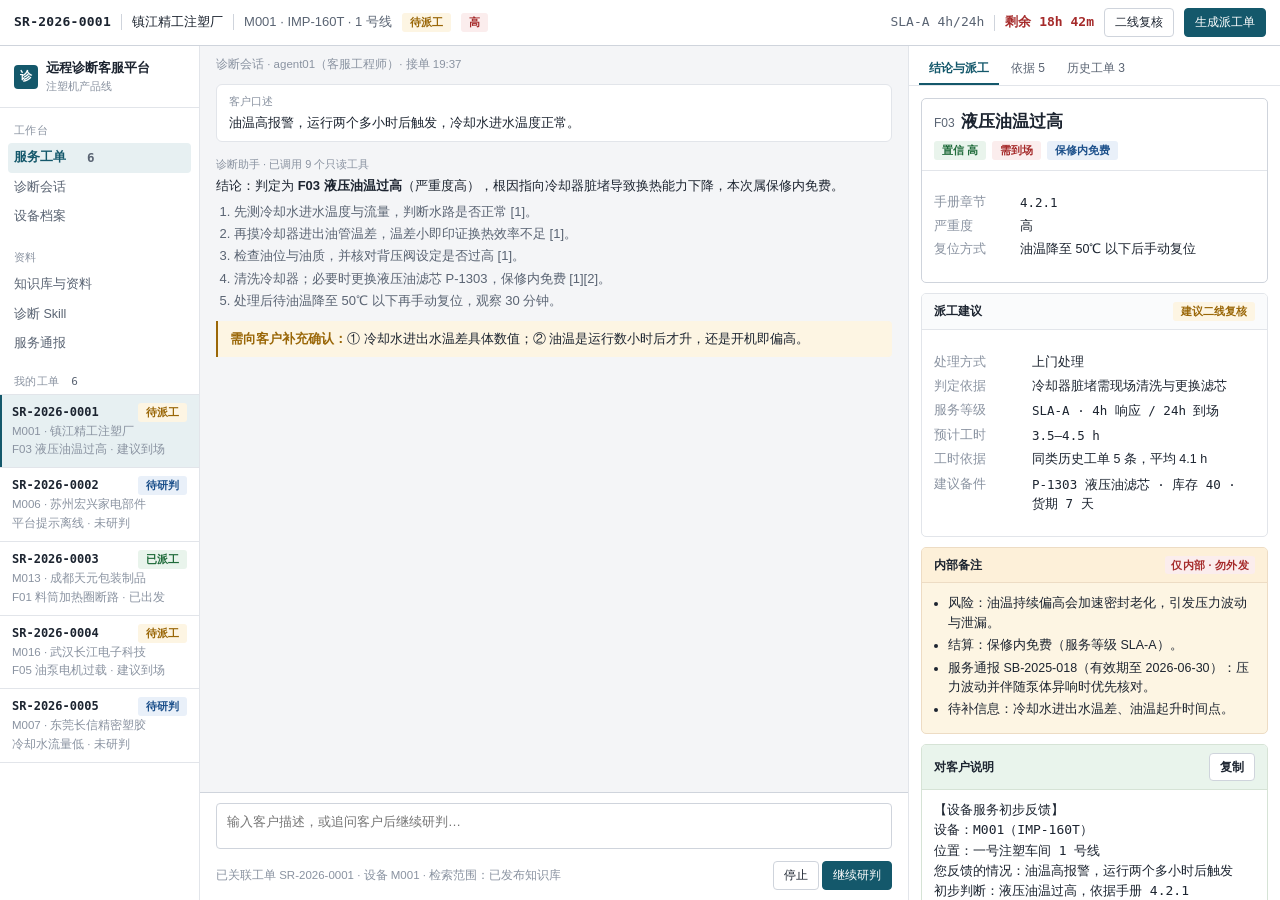
<file: design/option-a-console.html>
<!doctype html>
<html lang="zh-CN">
<head>
<meta charset="utf-8">
<title>方案 A · 内部工具风格</title>
<style>
  :root{
    --bg:#f4f5f7; --panel:#fff; --line:#e2e5ea; --line-strong:#cfd4dc;
    --ink:#1c2430; --ink-2:#5a6473; --ink-3:#8a93a1;
    --brand:#14586b; --brand-soft:#e7f0f2;
    --amber:#9a6708; --amber-bg:#fdf5e3;
    --red:#a52a2a; --red-bg:#fbeded;
    --green:#1f6b3a; --green-bg:#e9f4ec;
    --blue:#1b4f8a; --blue-bg:#e9f0f9;
  }
  *{box-sizing:border-box}
  html,body{height:100%;margin:0}
  body{
    font:13px/1.55 -apple-system,"Segoe UI","Microsoft YaHei",sans-serif;
    color:var(--ink);background:var(--bg);
    display:grid;grid-template-rows:46px 1fr;height:100vh;overflow:hidden;
  }
  .mono{font-family:ui-monospace,Consolas,"Cascadia Mono",monospace;font-variant-numeric:tabular-nums}

  /* 顶部工单上下文条：常驻，不可隐藏 */
  .ctx{
    display:flex;align-items:center;justify-content:space-between;gap:16px;
    padding:0 14px;background:var(--panel);border-bottom:1px solid var(--line-strong);
  }
  .ctx-l,.ctx-r{display:flex;align-items:center;gap:10px;min-width:0}
  .ticket{font-weight:700;letter-spacing:.02em}
  .sep{width:1px;height:16px;background:var(--line-strong)}
  .dim{color:var(--ink-2)}
  .pill{
    padding:1px 8px;border-radius:3px;font-size:11px;font-weight:600;white-space:nowrap;
  }
  .p-wait{background:var(--amber-bg);color:var(--amber)}
  .p-high{background:var(--red-bg);color:var(--red)}
  .p-ok{background:var(--green-bg);color:var(--green)}
  .p-info{background:var(--blue-bg);color:var(--blue)}
  .countdown{color:var(--red);font-weight:600}
  .btn{
    font:inherit;font-size:12px;padding:4px 10px;border:1px solid var(--line-strong);
    background:#fff;border-radius:4px;color:var(--ink);cursor:pointer;
  }
  .btn-primary{background:var(--brand);border-color:var(--brand);color:#fff}

  .main{display:grid;grid-template-columns:200px minmax(0,1fr) 372px;min-height:0}

  /* 左栏：导航 + 我的工单队列 */
  .nav{background:var(--panel);border-right:1px solid var(--line);display:flex;flex-direction:column;min-height:0}
  .brand{display:flex;align-items:center;gap:8px;padding:12px 14px;border-bottom:1px solid var(--line)}
  .mark{width:24px;height:24px;border-radius:4px;background:var(--brand);color:#fff;
    display:grid;place-items:center;font-size:12px;font-weight:700}
  .brand b{font-size:13px}
  .brand small{display:block;color:var(--ink-3);font-size:11px;font-weight:400}
  .nav-group{padding:10px 8px 4px}
  .nav-title{font-size:11px;color:var(--ink-3);padding:4px 6px;letter-spacing:.04em}
  .nav-item{display:flex;align-items:center;gap:8px;padding:5px 6px;border-radius:4px;color:var(--ink-2);font-size:12.5px}
  .nav-item.active{background:var(--brand-soft);color:var(--brand);font-weight:600}
  .queue{flex:1;min-height:0;overflow:auto;border-top:1px solid var(--line)}
  .q-row{padding:8px 12px;border-bottom:1px solid var(--line);cursor:pointer}
  .q-row.active{background:var(--brand-soft);box-shadow:inset 2px 0 0 var(--brand)}
  .q-top{display:flex;justify-content:space-between;gap:8px;align-items:center}
  .q-no{font-weight:600;font-size:12px}
  .q-meta{color:var(--ink-3);font-size:11.5px;margin-top:1px}

  /* 中栏：会话 */
  .chat{display:flex;flex-direction:column;min-height:0;background:var(--bg)}
  .chat-head{padding:10px 16px 0;color:var(--ink-3);font-size:11.5px}
  .stream{flex:1;min-height:0;overflow:auto;padding:10px 16px}
  .turn{max-width:680px;margin-bottom:14px}
  .turn.user{margin-left:auto;background:var(--panel);border:1px solid var(--line);border-radius:6px;padding:8px 12px}
  .who{font-size:11px;color:var(--ink-3);margin-bottom:3px}
  .steps{margin:6px 0 0;padding-left:18px;color:var(--ink-2)}
  .steps li{margin:2px 0}
  .ask{border-left:2px solid var(--amber);background:var(--amber-bg);padding:8px 12px;margin-top:10px;border-radius:0 4px 4px 0}
  .ask b{color:var(--amber)}
  .composer{border-top:1px solid var(--line-strong);background:var(--panel);padding:10px 16px}
  .composer textarea{
    width:100%;height:46px;resize:none;border:1px solid var(--line-strong);border-radius:4px;
    padding:8px 10px;font:inherit;color:var(--ink);
  }
  .composer-row{display:flex;justify-content:space-between;align-items:center;margin-top:6px;color:var(--ink-3);font-size:11.5px}

  /* 右栏：结论与输出 */
  .side{background:var(--panel);border-left:1px solid var(--line);display:flex;flex-direction:column;min-height:0}
  .side-tabs{display:flex;gap:2px;padding:8px 10px 0;border-bottom:1px solid var(--line)}
  .tab{padding:5px 10px;font-size:12px;color:var(--ink-2);border-bottom:2px solid transparent;cursor:pointer}
  .tab.on{color:var(--brand);border-color:var(--brand);font-weight:600}
  .side-body{flex:1;min-height:0;overflow:auto;padding:12px}
  .verdict{border:1px solid var(--line-strong);border-radius:5px;overflow:hidden}
  .verdict-top{padding:10px 12px;border-bottom:1px solid var(--line)}
  .verdict-top h2{margin:0;font-size:17px;letter-spacing:0}
  .verdict-top h2 span{color:var(--ink-2);font-size:12px;font-weight:500;margin-right:6px}
  .verdict-tags{display:flex;gap:6px;margin-top:6px}
  .kv{display:grid;grid-template-columns:76px 1fr;gap:4px 10px;padding:10px 12px;font-size:12.5px}
  .kv dt{color:var(--ink-3)}
  .kv dd{margin:0}
  .block{border:1px solid var(--line);border-radius:5px;margin-top:10px;overflow:hidden}
  .block > h3{margin:0;padding:8px 12px;font-size:12px;background:#fafbfc;border-bottom:1px solid var(--line);
    display:flex;align-items:center;justify-content:space-between;gap:8px}
  .block .pad{padding:10px 12px}
  .dispatch{display:grid;grid-template-columns:88px 1fr;gap:5px 10px;font-size:12.5px}
  .dispatch dt{color:var(--ink-3)}
  .dispatch dd{margin:0}
  .tag-internal{background:var(--red-bg);color:var(--red);font-size:10.5px;font-weight:700;
    padding:1px 6px;border-radius:3px;letter-spacing:.03em}
  .internal{border:1px solid #eddcc4;background:var(--amber-bg);border-radius:5px;margin-top:10px;overflow:hidden}
  .internal > h3{margin:0;padding:8px 12px;font-size:12px;background:#fdf0d9;border-bottom:1px solid #eddcc4;
    display:flex;align-items:center;justify-content:space-between}
  .internal ul{margin:0;padding:8px 12px 10px 26px;font-size:12.5px}
  .internal li{margin:3px 0}
  .reply{border:1px solid #d6e3d6;border-radius:5px;margin-top:10px;overflow:hidden}
  .reply > h3{margin:0;padding:8px 12px;font-size:12px;background:var(--green-bg);border-bottom:1px solid #d6e3d6;
    display:flex;align-items:center;justify-content:space-between}
  .reply pre{margin:0;padding:10px 12px;font:12.5px/1.65 inherit;white-space:pre-wrap}
  .refs{margin:0;padding:8px 12px 10px 26px;font-size:12px;color:var(--ink-2)}
  .refs li{margin:3px 0}
</style>
</head>
<body>

<header class="ctx">
  <div class="ctx-l">
    <span class="ticket mono">SR-2026-0001</span>
    <span class="sep"></span>
    <span>镇江精工注塑厂</span>
    <span class="sep"></span>
    <span class="dim">M001 · IMP-160T · 1 号线</span>
    <span class="pill p-wait">待派工</span>
    <span class="pill p-high">高</span>
  </div>
  <div class="ctx-r">
    <span class="mono dim">SLA-A 4h/24h</span>
    <span class="sep"></span>
    <span class="countdown mono">剩余 18h 42m</span>
    <button class="btn">二线复核</button>
    <button class="btn btn-primary">生成派工单</button>
  </div>
</header>

<div class="main">

  <nav class="nav">
    <div class="brand">
      <div class="mark">诊</div>
      <b>远程诊断客服平台<small>注塑机产品线</small></b>
    </div>
    <div class="nav-group">
      <div class="nav-title">工作台</div>
      <div class="nav-item active">服务工单　<span class="mono dim">6</span></div>
      <div class="nav-item">诊断会话</div>
      <div class="nav-item">设备档案</div>
    </div>
    <div class="nav-group">
      <div class="nav-title">资料</div>
      <div class="nav-item">知识库与资料</div>
      <div class="nav-item">诊断 Skill</div>
      <div class="nav-item">服务通报</div>
    </div>
    <div class="nav-title" style="padding:10px 14px 4px">我的工单　<span class="dim mono">6</span></div>
    <div class="queue">
      <div class="q-row active">
        <div class="q-top"><span class="q-no mono">SR-2026-0001</span><span class="pill p-wait">待派工</span></div>
        <div class="q-meta">M001 · 镇江精工注塑厂</div>
        <div class="q-meta">F03 液压油温过高 · 建议到场</div>
      </div>
      <div class="q-row">
        <div class="q-top"><span class="q-no mono">SR-2026-0002</span><span class="pill p-info">待研判</span></div>
        <div class="q-meta">M006 · 苏州宏兴家电部件</div>
        <div class="q-meta">平台提示离线 · 未研判</div>
      </div>
      <div class="q-row">
        <div class="q-top"><span class="q-no mono">SR-2026-0003</span><span class="pill p-ok">已派工</span></div>
        <div class="q-meta">M013 · 成都天元包装制品</div>
        <div class="q-meta">F01 料筒加热圈断路 · 已出发</div>
      </div>
      <div class="q-row">
        <div class="q-top"><span class="q-no mono">SR-2026-0004</span><span class="pill p-wait">待派工</span></div>
        <div class="q-meta">M016 · 武汉长江电子科技</div>
        <div class="q-meta">F05 油泵电机过载 · 建议到场</div>
      </div>
      <div class="q-row">
        <div class="q-top"><span class="q-no mono">SR-2026-0005</span><span class="pill p-info">待研判</span></div>
        <div class="q-meta">M007 · 东莞长信精密塑胶</div>
        <div class="q-meta">冷却水流量低 · 未研判</div>
      </div>
    </div>
  </nav>

  <section class="chat">
    <div class="chat-head">
      诊断会话 · agent01（客服工程师）· 接单 19:37
    </div>
    <div class="stream">
      <div class="turn user">
        <div class="who">客户口述</div>
        油温高报警，运行两个多小时后触发，冷却水进水温度正常。
      </div>

      <div class="turn">
        <div class="who">诊断助手 · 已调用 9 个只读工具</div>
        <div>结论：判定为 <b>F03 液压油温过高</b>（严重度高），根因指向冷却器脏堵导致换热能力下降，本次属保修内免费。</div>
        <ol class="steps">
          <li>先测冷却水进水温度与流量，判断水路是否正常 [1]。</li>
          <li>再摸冷却器进出油管温差，温差小即印证换热效率不足 [1]。</li>
          <li>检查油位与油质，并核对背压阀设定是否过高 [1]。</li>
          <li>清洗冷却器；必要时更换液压油滤芯 P-1303，保修内免费 [1][2]。</li>
          <li>处理后待油温降至 50℃ 以下再手动复位，观察 30 分钟。</li>
        </ol>
        <div class="ask">
          <b>需向客户补充确认：</b>① 冷却水进出水温差具体数值；② 油温是运行数小时后才升，还是开机即偏高。
        </div>
      </div>
    </div>
    <div class="composer">
      <textarea placeholder="输入客户描述，或追问客户后继续研判…"></textarea>
      <div class="composer-row">
        <span>已关联工单 SR-2026-0001 · 设备 M001 · 检索范围：已发布知识库</span>
        <span><button class="btn">停止</button> <button class="btn btn-primary">继续研判</button></span>
      </div>
    </div>
  </section>

  <aside class="side">
    <div class="side-tabs">
      <div class="tab on">结论与派工</div>
      <div class="tab">依据 5</div>
      <div class="tab">历史工单 3</div>
    </div>
    <div class="side-body">

      <div class="verdict">
        <div class="verdict-top">
          <h2><span>F03</span>液压油温过高</h2>
          <div class="verdict-tags">
            <span class="pill p-ok">置信 高</span>
            <span class="pill p-high">需到场</span>
            <span class="pill p-info">保修内免费</span>
          </div>
        </div>
        <dl class="kv">
          <dt>手册章节</dt><dd class="mono">4.2.1</dd>
          <dt>严重度</dt><dd>高</dd>
          <dt>复位方式</dt><dd>油温降至 50℃ 以下后手动复位</dd>
        </dl>
      </div>

      <div class="block">
        <h3>派工建议 <span class="pill p-wait">建议二线复核</span></h3>
        <div class="pad">
          <dl class="dispatch">
            <dt>处理方式</dt><dd>上门处理</dd>
            <dt>判定依据</dt><dd>冷却器脏堵需现场清洗与更换滤芯</dd>
            <dt>服务等级</dt><dd class="mono">SLA-A · 4h 响应 / 24h 到场</dd>
            <dt>预计工时</dt><dd class="mono">3.5–4.5 h</dd>
            <dt>工时依据</dt><dd>同类历史工单 5 条，平均 4.1 h</dd>
            <dt>建议备件</dt><dd class="mono">P-1303 液压油滤芯 · 库存 40 · 货期 7 天</dd>
          </dl>
        </div>
      </div>

      <div class="internal">
        <h3>内部备注 <span class="tag-internal">仅内部 · 勿外发</span></h3>
        <ul>
          <li>风险：油温持续偏高会加速密封老化，引发压力波动与泄漏。</li>
          <li>结算：保修内免费（服务等级 SLA-A）。</li>
          <li>服务通报 SB-2025-018（有效期至 2026-06-30）：压力波动并伴随泵体异响时优先核对。</li>
          <li>待补信息：冷却水进出水温差、油温起升时间点。</li>
        </ul>
      </div>

      <div class="reply">
        <h3>对客户说明 <button class="btn">复制</button></h3>
        <pre>【设备服务初步反馈】
设备：M001（IMP-160T）
位置：一号注塑车间 1 号线
您反馈的情况：油温高报警，运行两个多小时后触发
初步判断：液压油温过高，依据手册 4.2.1
建议处理：油温降至 50℃ 以下后手动复位
安排：需要我方工程师到场处理，我们会与您确认时间
说明：以上为初步判断，最终以现场确认为准。</pre>
      </div>

      <div class="block">
        <h3>依据引用</h3>
        <ul class="refs">
          <li>[1] 故障树 · 4.2.1 液压油温过高</li>
          <li>[2] 历史工单 · ZJ-2026-0015 · 4.2.1</li>
        </ul>
      </div>

    </div>
  </aside>
</div>
</body>
</html>
</file>
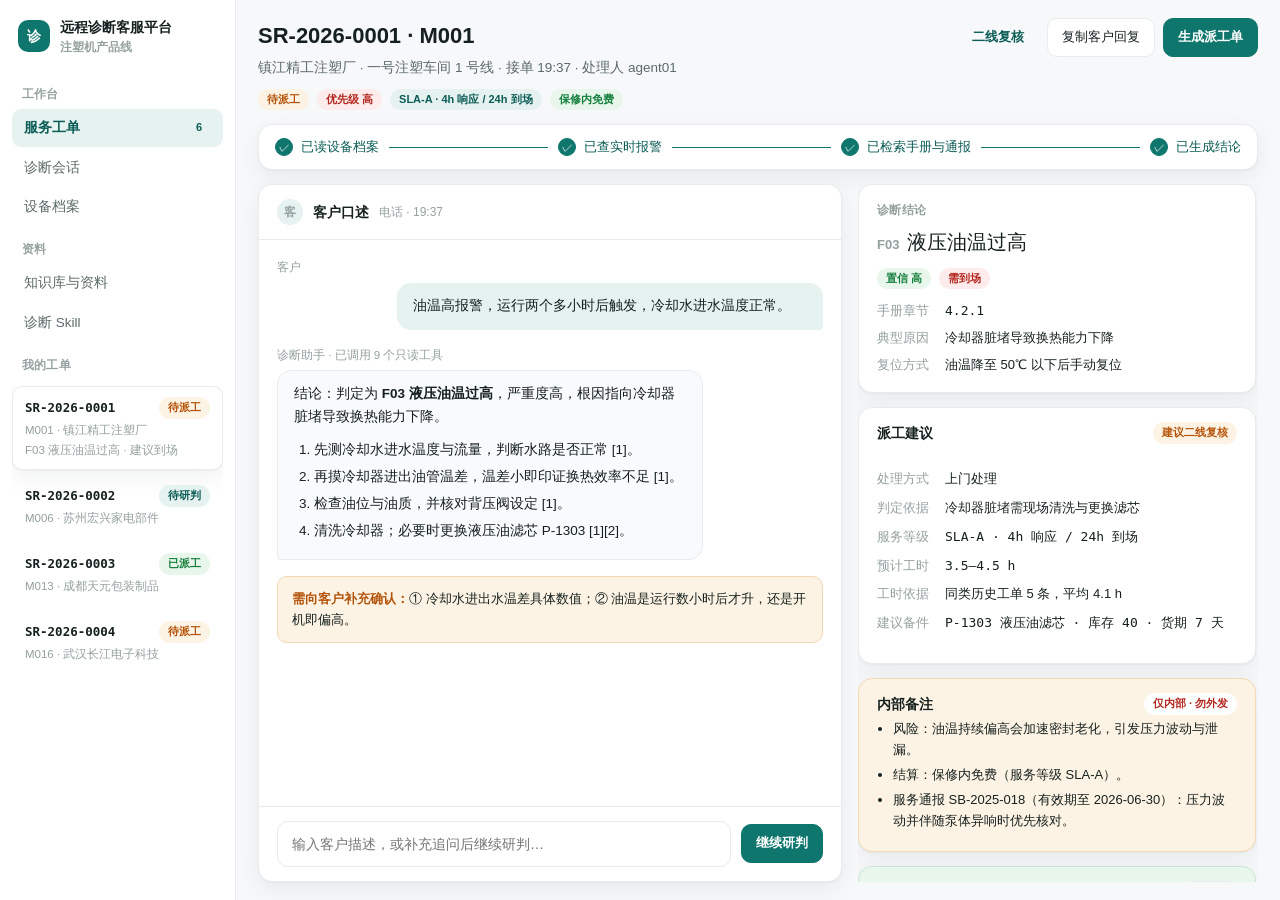
<file: design/option-b-saas.html>
<!doctype html>
<html lang="zh-CN">
<head>
<meta charset="utf-8">
<title>方案 B · 现代 SaaS 风格</title>
<style>
  :root{
    --bg:#f6f8f9; --surface:#fff; --line:#e8ecf0;
    --ink:#16211f; --ink-2:#5d6b69; --ink-3:#94a19f;
    --brand:#0f766e; --brand-2:#0b5c56; --brand-soft:#e6f2f0;
    --amber:#b45309; --amber-soft:#fdf3e4; --amber-line:#f2d9b4;
    --rose:#b3261e; --rose-soft:#fdeceb;
    --green:#15803d; --green-soft:#e9f6ec; --green-line:#c9e6d2;
    --shadow:0 1px 2px rgba(16,32,30,.04),0 8px 24px rgba(16,32,30,.06);
  }
  *{box-sizing:border-box}
  html,body{height:100%;margin:0}
  body{
    font:14px/1.6 -apple-system,"Segoe UI","Microsoft YaHei",sans-serif;
    color:var(--ink);background:var(--bg);
    display:grid;grid-template-columns:236px minmax(0,1fr);height:100vh;overflow:hidden;
  }
  .mono{font-family:ui-monospace,Consolas,"Cascadia Mono",monospace;font-variant-numeric:tabular-nums}

  /* 左栏：白色、圆角药丸选中态 */
  aside{
    background:var(--surface);border-right:1px solid var(--line);
    display:flex;flex-direction:column;min-height:0;padding:16px 12px;
  }
  .brand{display:flex;align-items:center;gap:10px;padding:0 6px 16px}
  .mark{width:32px;height:32px;border-radius:10px;background:var(--brand);color:#fff;
    display:grid;place-items:center;font-size:14px;font-weight:700}
  .brand b{font-size:14px;display:block}
  .brand small{display:block;color:var(--ink-3);font-size:11.5px;white-space:nowrap}
  .nav-title{font-size:11.5px;color:var(--ink-3);padding:12px 10px 6px;font-weight:600;letter-spacing:.02em}
  .nav-item{display:flex;align-items:center;justify-content:space-between;gap:8px;
    padding:8px 12px;border-radius:9px;color:var(--ink-2);font-size:13.5px;margin-bottom:2px}
  .nav-item.on{background:var(--brand-soft);color:var(--brand-2);font-weight:600}
  .queue{flex:1;min-height:0;overflow:auto;margin-top:6px}
  .q{padding:10px 12px;border-radius:10px;border:1px solid transparent;margin-bottom:4px;cursor:pointer}
  .q.on{background:var(--surface);border-color:var(--line);box-shadow:var(--shadow)}
  .q:hover{background:#fafcfb}
  .q-top{display:flex;align-items:center;justify-content:space-between;gap:8px}
  .q-no{font-weight:600;font-size:12.5px}
  .q-meta{color:var(--ink-3);font-size:11.5px;margin-top:2px}
  .pill{padding:2px 9px;border-radius:999px;font-size:11px;font-weight:600;white-space:nowrap}
  .p-wait{background:var(--amber-soft);color:var(--amber)}
  .p-high{background:var(--rose-soft);color:var(--rose)}
  .p-ok{background:var(--green-soft);color:var(--green)}
  .p-info{background:var(--brand-soft);color:var(--brand-2)}

  main{display:flex;flex-direction:column;min-height:0;padding:18px 22px 0;gap:14px}

  /* 工单头部：大留白、主次分明 */
  .head{display:flex;align-items:flex-start;justify-content:space-between;gap:20px}
  .head h1{margin:0;font-size:22px;letter-spacing:0}
  .head .sub{color:var(--ink-2);margin-top:4px;font-size:13.5px}
  .head-tags{display:flex;gap:8px;margin-top:10px}
  .head-actions{display:flex;gap:8px;flex-shrink:0}
  button{font:inherit;cursor:pointer}
  .btn{border:1px solid var(--line);background:var(--surface);border-radius:10px;
    padding:8px 14px;font-size:13px;color:var(--ink)}
  .btn-primary{background:var(--brand);border-color:var(--brand);color:#fff;font-weight:600}
  .btn-primary:hover{background:var(--brand-2)}
  .btn-ghost{background:transparent;border-color:transparent;color:var(--brand-2);font-weight:600}

  /* 诊断进度：把等待变成确定感 */
  .progress{background:var(--surface);border:1px solid var(--line);border-radius:14px;
    box-shadow:var(--shadow);padding:12px 16px;display:flex;align-items:center;gap:0}
  .step{display:flex;align-items:center;gap:8px;font-size:12.5px;color:var(--ink-3)}
  .step.done{color:var(--brand-2)}
  .dot{width:18px;height:18px;border-radius:50%;border:1.5px solid currentColor;
    display:grid;place-items:center;font-size:11px}
  .step.done .dot{background:var(--brand);border-color:var(--brand);color:#fff}
  .bar{flex:1;height:1.5px;background:var(--line);margin:0 10px}
  .bar.done{background:var(--brand)}

  .cols{display:grid;grid-template-columns:minmax(0,1fr) 400px;gap:16px;flex:1;min-height:0;padding-bottom:18px}

  .col{display:flex;flex-direction:column;min-height:0;gap:14px}

  /* 会话卡 */
  .card{background:var(--surface);border:1px solid var(--line);border-radius:14px;box-shadow:var(--shadow)}
  .chat{flex:1;min-height:0;display:flex;flex-direction:column}
  .chat-head{padding:14px 18px;border-bottom:1px solid var(--line);display:flex;align-items:center;gap:10px}
  .avatar{width:26px;height:26px;border-radius:50%;background:var(--brand-soft);color:var(--brand-2);
    display:grid;place-items:center;font-size:11px;font-weight:700}
  .chat-head b{font-size:13.5px}
  .chat-head span{color:var(--ink-3);font-size:12px}
  .stream{flex:1;min-height:0;overflow:auto;padding:18px}
  .bubble{max-width:78%;padding:12px 16px;border-radius:14px;font-size:13.5px;line-height:1.7}
  .bubble.me{margin-left:auto;background:var(--brand-soft);border-bottom-right-radius:4px}
  .bubble.bot{background:#f8fafb;border:1px solid var(--line);border-bottom-left-radius:4px}
  .turn{margin-bottom:16px}
  .who{font-size:11.5px;color:var(--ink-3);margin-bottom:6px}
  .steps{margin:10px 0 0;padding-left:20px}
  .steps li{margin:4px 0}
  .hint{margin-top:12px;padding:12px 14px;border-radius:10px;background:var(--amber-soft);
    border:1px solid var(--amber-line);font-size:13px}
  .hint b{color:var(--amber)}
  .composer{padding:14px 18px;border-top:1px solid var(--line);display:flex;gap:10px;align-items:center}
  .composer input{flex:1;border:1px solid var(--line);border-radius:11px;padding:11px 14px;font:inherit}

  /* 右栏卡片 */
  .side-col{overflow:auto;padding-right:2px}
  .v-card{padding:16px 18px}
  .v-kicker{font-size:11.5px;color:var(--ink-3);font-weight:600;letter-spacing:.04em}
  .v-title{margin:6px 0 10px;font-size:20px;letter-spacing:0}
  .v-title span{color:var(--ink-3);font-size:13px;font-weight:600;margin-right:8px}
  .kv{display:grid;grid-template-columns:auto 1fr;gap:6px 16px;margin:12px 0 0;font-size:13px}
  .kv dt{color:var(--ink-3)}
  .kv dd{margin:0}
  .card-head{padding:14px 18px 0;display:flex;align-items:center;justify-content:space-between;gap:10px}
  .card-head h3{margin:0;font-size:14px}
  .card-body{padding:12px 18px 16px}
  .dispatch{display:grid;grid-template-columns:auto 1fr;gap:8px 16px;font-size:13px}
  .dispatch dt{color:var(--ink-3)}
  .dispatch dd{margin:0}
  .internal{background:var(--amber-soft);border-color:var(--amber-line)}
  .internal ul{margin:0;padding:0 18px 16px 34px;font-size:13px}
  .internal li{margin:4px 0}
  .lock{font-size:11px;font-weight:700;color:var(--rose);background:#fff;border-radius:999px;padding:2px 9px}
  .reply{background:var(--green-soft);border-color:var(--green-line)}
  .reply pre{margin:0;padding:0 18px 16px;font:13px/1.75 inherit;white-space:pre-wrap}
  .refs{margin:0;padding:0 18px 16px 34px;font-size:12.5px;color:var(--ink-2)}
</style>
</head>
<body>

<aside>
  <div class="brand">
    <div class="mark">诊</div>
    <b>远程诊断客服平台<small>注塑机产品线</small></b>
  </div>
  <div class="nav-title">工作台</div>
  <div class="nav-item on">服务工单 <span class="pill p-info">6</span></div>
  <div class="nav-item">诊断会话</div>
  <div class="nav-item">设备档案</div>
  <div class="nav-title">资料</div>
  <div class="nav-item">知识库与资料</div>
  <div class="nav-item">诊断 Skill</div>
  <div class="nav-title">我的工单</div>
  <div class="queue">
    <div class="q on">
      <div class="q-top"><span class="q-no mono">SR-2026-0001</span><span class="pill p-wait">待派工</span></div>
      <div class="q-meta">M001 · 镇江精工注塑厂</div>
      <div class="q-meta">F03 液压油温过高 · 建议到场</div>
    </div>
    <div class="q">
      <div class="q-top"><span class="q-no mono">SR-2026-0002</span><span class="pill p-info">待研判</span></div>
      <div class="q-meta">M006 · 苏州宏兴家电部件</div>
    </div>
    <div class="q">
      <div class="q-top"><span class="q-no mono">SR-2026-0003</span><span class="pill p-ok">已派工</span></div>
      <div class="q-meta">M013 · 成都天元包装制品</div>
    </div>
    <div class="q">
      <div class="q-top"><span class="q-no mono">SR-2026-0004</span><span class="pill p-wait">待派工</span></div>
      <div class="q-meta">M016 · 武汉长江电子科技</div>
    </div>
  </div>
</aside>

<main>
  <div class="head">
    <div>
      <h1>SR-2026-0001 · M001</h1>
      <div class="sub">镇江精工注塑厂 · 一号注塑车间 1 号线 · 接单 19:37 · 处理人 agent01</div>
      <div class="head-tags">
        <span class="pill p-wait">待派工</span>
        <span class="pill p-high">优先级 高</span>
        <span class="pill p-info">SLA-A · 4h 响应 / 24h 到场</span>
        <span class="pill p-ok">保修内免费</span>
      </div>
    </div>
    <div class="head-actions">
      <button class="btn btn-ghost">二线复核</button>
      <button class="btn">复制客户回复</button>
      <button class="btn btn-primary">生成派工单</button>
    </div>
  </div>

  <div class="progress">
    <div class="step done"><span class="dot">✓</span>已读设备档案</div>
    <div class="bar done"></div>
    <div class="step done"><span class="dot">✓</span>已查实时报警</div>
    <div class="bar done"></div>
    <div class="step done"><span class="dot">✓</span>已检索手册与通报</div>
    <div class="bar done"></div>
    <div class="step done"><span class="dot">✓</span>已生成结论</div>
  </div>

  <div class="cols">
    <div class="col">
      <div class="card chat">
        <div class="chat-head">
          <span class="avatar">客</span>
          <b>客户口述</b>
          <span>电话 · 19:37</span>
        </div>
        <div class="stream">
          <div class="turn">
            <div class="who">客户</div>
            <div class="bubble me">油温高报警，运行两个多小时后触发，冷却水进水温度正常。</div>
          </div>
          <div class="turn">
            <div class="who">诊断助手 · 已调用 9 个只读工具</div>
            <div class="bubble bot">
              结论：判定为 <b>F03 液压油温过高</b>，严重度高，根因指向冷却器脏堵导致换热能力下降。
              <ol class="steps">
                <li>先测冷却水进水温度与流量，判断水路是否正常 [1]。</li>
                <li>再摸冷却器进出油管温差，温差小即印证换热效率不足 [1]。</li>
                <li>检查油位与油质，并核对背压阀设定 [1]。</li>
                <li>清洗冷却器；必要时更换液压油滤芯 P-1303 [1][2]。</li>
              </ol>
            </div>
          </div>
          <div class="turn">
            <div class="hint">
              <b>需向客户补充确认：</b>① 冷却水进出水温差具体数值；② 油温是运行数小时后才升，还是开机即偏高。
            </div>
          </div>
        </div>
        <div class="composer">
          <input placeholder="输入客户描述，或补充追问后继续研判…">
          <button class="btn btn-primary">继续研判</button>
        </div>
      </div>
    </div>

    <div class="col side-col">
      <div class="card v-card">
        <div class="v-kicker">诊断结论</div>
        <div class="v-title"><span>F03</span>液压油温过高</div>
        <div class="head-tags">
          <span class="pill p-ok">置信 高</span>
          <span class="pill p-high">需到场</span>
        </div>
        <dl class="kv">
          <dt>手册章节</dt><dd class="mono">4.2.1</dd>
          <dt>典型原因</dt><dd>冷却器脏堵导致换热能力下降</dd>
          <dt>复位方式</dt><dd>油温降至 50℃ 以下后手动复位</dd>
        </dl>
      </div>

      <div class="card">
        <div class="card-head">
          <h3>派工建议</h3>
          <span class="pill p-wait">建议二线复核</span>
        </div>
        <div class="card-body">
          <dl class="dispatch">
            <dt>处理方式</dt><dd>上门处理</dd>
            <dt>判定依据</dt><dd>冷却器脏堵需现场清洗与更换滤芯</dd>
            <dt>服务等级</dt><dd class="mono">SLA-A · 4h 响应 / 24h 到场</dd>
            <dt>预计工时</dt><dd class="mono">3.5–4.5 h</dd>
            <dt>工时依据</dt><dd>同类历史工单 5 条，平均 4.1 h</dd>
            <dt>建议备件</dt><dd class="mono">P-1303 液压油滤芯 · 库存 40 · 货期 7 天</dd>
          </dl>
        </div>
      </div>

      <div class="card internal">
        <div class="card-head">
          <h3>内部备注</h3>
          <span class="lock">仅内部 · 勿外发</span>
        </div>
        <ul>
          <li>风险：油温持续偏高会加速密封老化，引发压力波动与泄漏。</li>
          <li>结算：保修内免费（服务等级 SLA-A）。</li>
          <li>服务通报 SB-2025-018（有效期至 2026-06-30）：压力波动并伴随泵体异响时优先核对。</li>
        </ul>
      </div>

      <div class="card reply">
        <div class="card-head">
          <h3>对客户说明</h3>
          <button class="btn">复制</button>
        </div>
        <pre>【设备服务初步反馈】
设备：M001（IMP-160T）
位置：一号注塑车间 1 号线
您反馈的情况：油温高报警，运行两个多小时后触发
初步判断：液压油温过高，依据手册 4.2.1
建议处理：油温降至 50℃ 以下后手动复位
安排：需要我方工程师到场处理，我们会与您确认时间
说明：以上为初步判断，最终以现场确认为准。</pre>
      </div>

      <div class="card">
        <div class="card-head"><h3>依据引用</h3></div>
        <ul class="refs">
          <li>[1] 故障树 · 4.2.1 液压油温过高</li>
          <li>[2] 历史工单 · ZJ-2026-0015 · 4.2.1</li>
        </ul>
      </div>
    </div>
  </div>
</main>
</body>
</html>
</file>
